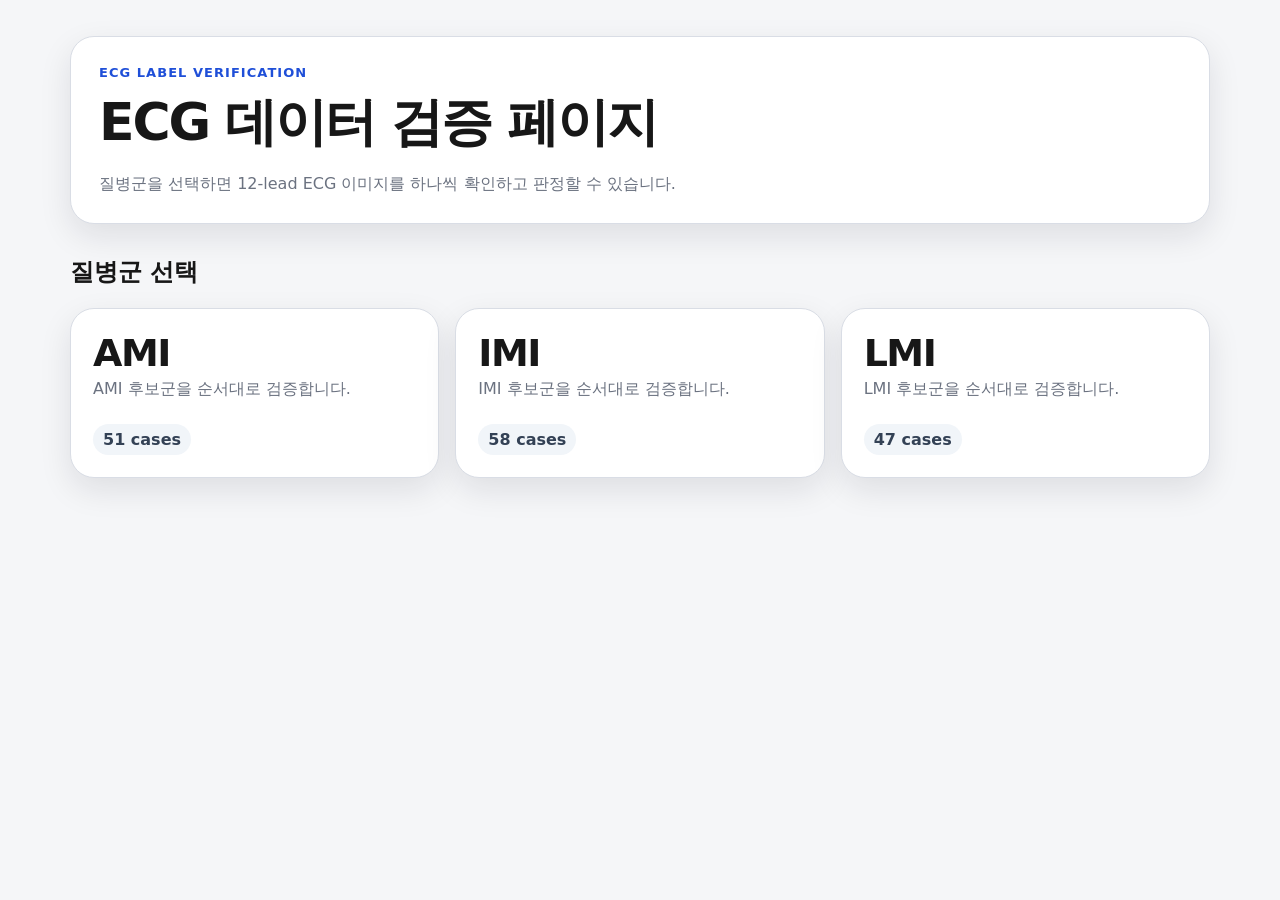
<file: index.html>
<!doctype html>
<html lang="ko">
<head>
  <meta charset="utf-8" />
  <meta name="viewport" content="width=device-width, initial-scale=1" />
  <title>ECG Label Verification</title>
  <link rel="stylesheet" href="style.css" />
</head>
<body class="home-page">
  <main class="home-shell">
    <section class="hero-card compact-hero">
      <div>
        <p class="eyebrow">ECG Label Verification</p>
        <h1>ECG 데이터 검증 페이지</h1>
        <p class="muted">질병군을 선택하면 12-lead ECG 이미지를 하나씩 확인하고 판정할 수 있습니다.</p>
      </div>
    </section>

    <section>
      <h2>질병군 선택</h2>
      <div id="groupCards" class="group-grid three-only"></div>
    </section>
  </main>
  <script src="config.js"></script>
  <script src="app.js"></script>
</body>
</html>
</file>
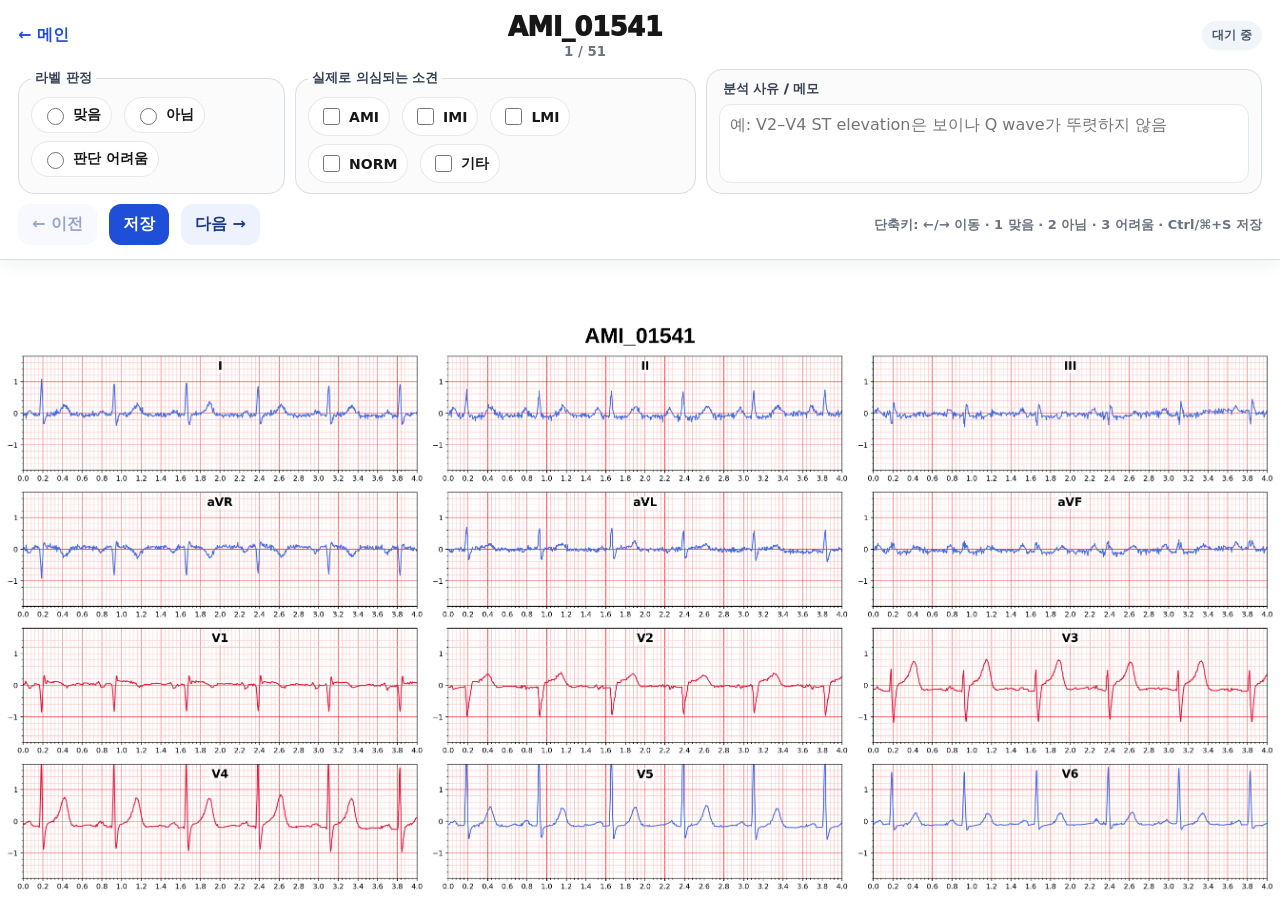
<file: review.html>
<!doctype html>
<html lang="ko">
<head>
  <meta charset="utf-8" />
  <meta name="viewport" content="width=device-width, initial-scale=1" />
  <title>ECG Review</title>
  <link rel="stylesheet" href="style.css" />
</head>
<body class="review-page">
  <div class="review-shell">
    <header class="control-panel simplified-panel">
      <div class="top-row">
        <a class="back-link" href="index.html">← 메인</a>
        <div class="case-title">
          <span id="caseLabel">Loading...</span>
          <small id="progressLabel"></small>
        </div>
        <div class="status-stack simple-status">
          <span id="saveStatus" class="status-pill muted-pill">대기 중</span>
        </div>
      </div>

      <div class="form-row simplified-form">
        <fieldset class="radio-group verdict-box">
          <legend>라벨 판정</legend>
          <label><input type="radio" name="verdict" value="match" /> 맞음</label>
          <label><input type="radio" name="verdict" value="mismatch" /> 아님</label>
          <label><input type="radio" name="verdict" value="uncertain" /> 판단 어려움</label>
        </fieldset>

        <fieldset class="checkbox-group observed-box">
          <legend>실제로 의심되는 소견</legend>
          <label><input type="checkbox" name="observed" value="AMI" /> AMI</label>
          <label><input type="checkbox" name="observed" value="IMI" /> IMI</label>
          <label><input type="checkbox" name="observed" value="LMI" /> LMI</label>
          <label><input type="checkbox" name="observed" value="NORM" /> NORM</label>
          <label><input type="checkbox" name="observed" value="Other" /> 기타</label>
        </fieldset>

        <label class="comment-box">
          <span>분석 사유 / 메모</span>
          <textarea id="commentInput" rows="3" placeholder="예: V2–V4 ST elevation은 보이나 Q wave가 뚜렷하지 않음"></textarea>
        </label>
      </div>

      <div class="nav-row">
        <button id="prevBtn" class="secondary">← 이전</button>
        <button id="saveBtn" class="primary">저장</button>
        <button id="nextBtn" class="secondary">다음 →</button>
        <span class="shortcut-help">단축키: ←/→ 이동 · 1 맞음 · 2 아님 · 3 어려움 · Ctrl/⌘+S 저장</span>
      </div>
    </header>

    <main class="ecg-area">
      <img id="ecgImage" alt="12-lead ECG" />
    </main>
  </div>
  <script src="config.js"></script>
  <script src="app.js"></script>
</body>
</html>
</file>
<file: style.css>
:root {
  --bg: #f5f6f8;
  --panel: #ffffff;
  --text: #171717;
  --muted: #6b7280;
  --line: #d9dde5;
  --primary: #1f4fd8;
  --primary-dark: #163ea9;
  --ok: #0f7b3f;
  --warn: #9a5b00;
  --shadow: 0 12px 32px rgba(15, 23, 42, 0.10);
}

* { box-sizing: border-box; }
html, body { margin: 0; min-height: 100%; font-family: system-ui, -apple-system, BlinkMacSystemFont, "Segoe UI", sans-serif; color: var(--text); background: var(--bg); }
button, input, textarea { font: inherit; }
button { border: 0; border-radius: 12px; padding: 10px 14px; cursor: pointer; font-weight: 800; }
button:disabled { opacity: .45; cursor: not-allowed; }
.primary { background: var(--primary); color: white; }
.primary:hover { background: var(--primary-dark); }
.secondary { background: #eef2ff; color: #1e3a8a; }
.muted { color: var(--muted); }
.eyebrow { margin: 0 0 8px; color: var(--primary); text-transform: uppercase; letter-spacing: .08em; font-weight: 900; font-size: 13px; }

.home-shell { max-width: 1180px; margin: 0 auto; padding: 36px 20px 64px; }
.hero-card, .group-card { background: var(--panel); border: 1px solid var(--line); border-radius: 24px; box-shadow: var(--shadow); }
.hero-card { padding: 28px; }
.compact-hero { margin-bottom: 32px; }
.hero-card h1 { margin: 0; font-size: clamp(30px, 5vw, 52px); letter-spacing: -0.04em; }
.hero-card p:last-child { margin-bottom: 0; }
.group-grid { display: grid; grid-template-columns: repeat(3, minmax(0, 1fr)); gap: 16px; margin-top: 14px; }
.group-card { padding: 22px; text-decoration: none; color: var(--text); min-height: 170px; display: flex; flex-direction: column; justify-content: space-between; transition: transform .12s ease, box-shadow .12s ease; }
.group-card:hover { transform: translateY(-3px); box-shadow: 0 20px 46px rgba(15,23,42,.14); }
.group-card h3 { margin: 0; font-size: 38px; letter-spacing: -0.04em; }
.group-card p { margin: 4px 0 0; color: var(--muted); }
.count-badge { display: inline-flex; align-items: center; width: fit-content; padding: 6px 10px; border-radius: 999px; background: #f1f5f9; color: #334155; font-weight: 900; }

.review-page { height: 100vh; overflow: hidden; background: #fff; }
.review-shell { height: 100vh; display: flex; flex-direction: column; }
.control-panel { flex: 0 0 auto; padding: 12px 18px 14px; border-bottom: 1px solid var(--line); background: #fff; box-shadow: 0 4px 18px rgba(15,23,42,.06); z-index: 2; }
.simplified-panel { min-height: 190px; }
.top-row, .nav-row { display: flex; align-items: center; gap: 12px; }
.top-row { justify-content: space-between; margin-bottom: 10px; }
.back-link { color: var(--primary); text-decoration: none; font-weight: 900; min-width: 70px; }
.case-title { text-align: center; display: flex; flex-direction: column; gap: 2px; }
.case-title span { font-size: 26px; font-weight: 950; letter-spacing: -0.02em; }
.case-title small { color: var(--muted); font-weight: 800; }
.status-stack { display: flex; gap: 6px; justify-content: flex-end; min-width: 180px; }
.status-pill { border-radius: 999px; padding: 6px 10px; font-size: 12px; font-weight: 900; background: #e8fff1; color: var(--ok); white-space: nowrap; }
.muted-pill { background: #f1f5f9; color: #475569; }
.warn-pill { background: #fff7ed; color: var(--warn); }

.form-row { display: grid; gap: 10px; align-items: stretch; }
.simplified-form { grid-template-columns: 1.2fr 1.8fr 2.5fr; }
fieldset, .comment-box { margin: 0; border: 1px solid var(--line); border-radius: 16px; padding: 10px 12px; background: #fbfbfc; }
legend, .comment-box span { padding: 0 4px; font-weight: 950; font-size: 13px; color: #374151; }
.radio-group, .checkbox-group { display: flex; flex-wrap: wrap; align-content: flex-start; gap: 8px 12px; }
.radio-group label, .checkbox-group label { display: inline-flex; align-items: center; gap: 6px; border: 1px solid #e5e7eb; background: white; border-radius: 999px; padding: 7px 10px; font-weight: 800; font-size: 14px; }
input[type="radio"], input[type="checkbox"] { width: 17px; height: 17px; accent-color: var(--primary); }
.comment-box { display: flex; flex-direction: column; gap: 6px; }
.comment-box textarea { width: 100%; resize: none; border: 1px solid #e5e7eb; border-radius: 12px; padding: 10px; min-height: 74px; background: white; }
.nav-row { margin-top: 10px; flex-wrap: wrap; }
.shortcut-help { margin-left: auto; color: var(--muted); font-size: 13px; font-weight: 800; }

.ecg-area { flex: 1 1 auto; min-height: 0; display: flex; align-items: flex-end; justify-content: center; overflow: hidden; background: #fff; }
.ecg-area img { max-width: 100%; max-height: 100%; object-fit: contain; object-position: center bottom; display: block; }

@media (max-width: 1100px) {
  .group-grid { grid-template-columns: repeat(3, minmax(0, 1fr)); }
  .simplified-form { grid-template-columns: 1fr 1fr; }
  .comment-box { grid-column: 1 / -1; }
  .simplified-panel { min-height: 270px; }
}
@media (max-width: 720px) {
  .group-grid { grid-template-columns: 1fr; }
  .simplified-form { grid-template-columns: 1fr; }
  .comment-box { grid-column: auto; }
  .review-page { overflow: auto; }
  .review-shell { height: auto; min-height: 100vh; }
  .ecg-area { min-height: 55vh; align-items: flex-start; }
  .status-stack { min-width: 0; }
  .shortcut-help { display: none; }
}
</file>
